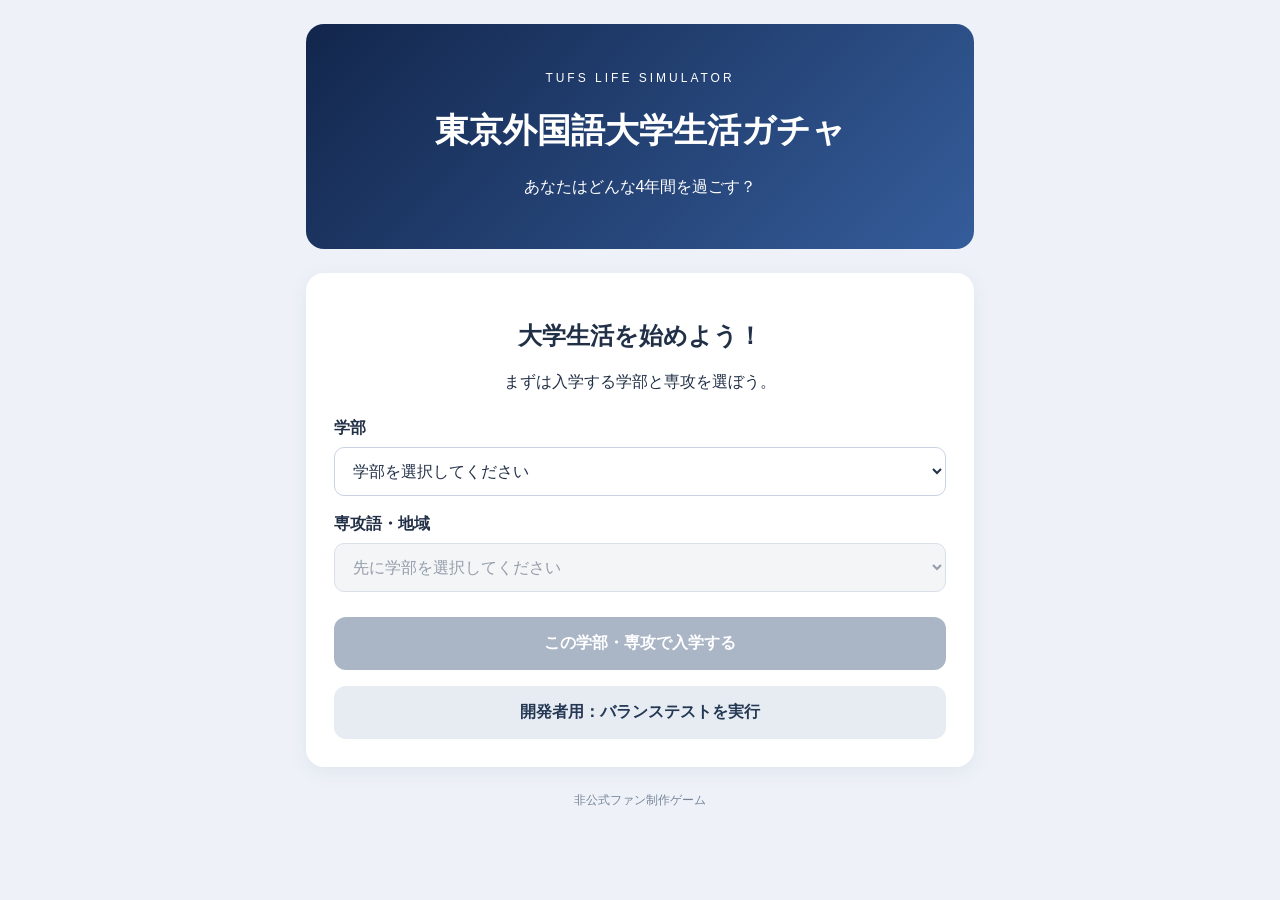
<file: index.html>
<!DOCTYPE html>
<html lang="ja">
<head>
  <meta charset="UTF-8">
  <meta name="viewport"
        content="width=device-width, initial-scale=1.0">
  <title>東京外国語大学生活ガチャ</title>
  <link rel="stylesheet" href="style.css">
<script src="abroad.js" defer></script>
<script src="graduation.js" defer></script>
<script src="requirements.js" defer></script>
<script src="events.js" defer></script>
<script src="relationships.js" defer></script>
<script src="results.js" defer></script>
<script src="clubs.js" defer></script>
<script src="life-events.js" defer></script>
<script src="tufs-catalog-2026.js" defer></script>
<script src="tufs-major-language.js" defer></script>
<script src="progression.js" defer></script>
<script src="course-registration.js" defer></script>
<script src="app.js" defer></script>
<script src="balance-test.js" defer></script>
</head>
<body>
<main class="container">
    <header>
      <p class="subtitle">TUFS LIFE SIMULATOR</p>
      <h1>東京外国語大学生活ガチャ</h1>
      <p>あなたはどんな4年間を過ごす？</p>
    </header>

    <section id="start-screen" class="panel">
      <h2>大学生活を始めよう！</h2>
      <p>まずは入学する学部と専攻を選ぼう。</p>

      <div class="selection">
        <label for="faculty-select">学部</label>
        <select id="faculty-select">
          <option value="">学部を選択してください</option>
        </select>

        <label id="major-label" for="major-select">
          専攻語・地域
        </label>
        <select id="major-select" disabled>
          <option value="">先に学部を選択してください</option>
        </select>
<label id="language-label" for="language-select" hidden>
  専攻言語
</label>

<select id="language-select" hidden disabled>
  <option value="">専攻地域を選択してください</option>
</select>
      </div>

      <button id="start-button" disabled>
        この学部・専攻で入学する
      </button>

      <button id="continue-button" class="secondary" hidden>
        セーブデータから再開
      </button>
    </section>

    <section id="game-screen" class="panel" hidden>
      <p id="turn-label">1年生・4月</p>
      <h2>入学おめでとう！</h2>

      <div class="result">
        <p>あなたの所属は……</p>
        <h2 id="faculty-result"></h2>
        <h3 id="major-result"></h3>
      </div>

      
<div class="academic-panel">
  <h3>学業成績</h3>

  <p>
    累積GPA：
    <strong id="gpa-value">未確定</strong>
    / 4.0
  </p>

  <p>
    取得単位：
    <strong id="credits-value">0</strong>
    / 125単位
  </p>

  <p class="note">
    ※125単位はゲーム内の仮基準です。
  </p>
</div>

<h3>現在のステータス</h3>
<div id="stats"></div>
<section id="degree-requirements"
         class="academic-panel">
</section>

<section id="event-panel" class="event-panel">
  <p id="event-number"></p>
  <h2 id="event-title"></h2>
  <p id="event-description"></p>

  <div id="choice-buttons"></div>

  <div id="event-result" class="event-result" hidden>
    <h3>選択結果</h3>
    <p id="result-choice"></p>
    <p id="result-effects"></p>
    <p id="result-luck"></p>
  </div>

  <button id="next-button" hidden>
    次のイベントへ
  </button>
</section>

<section id="relationship-panel" class="relationship-panel" hidden>
  <h3>🤝 友情・恋愛</h3>

  <div class="relationship-stats">
    <p>
      友情度：
      <strong id="friendship-value">25</strong> / 100
    </p>
    <p>
      恋愛度：
      <strong id="romance-value">0</strong> / 100
    </p>
  </div>

  <p id="relationship-status"></p>

  <div id="relationship-event" hidden>
    <h3 id="relationship-event-title"></h3>
    <p id="relationship-event-description"></p>
    <div id="relationship-options"></div>
  </div>

  <p id="relationship-message" hidden></p>
</section>


      <p class="note">
        ゲームデータはこのブラウザに保存されます。
      </p>

<section id="final-result" class="final-result" hidden>
  <p class="final-caption">GRADUATION RESULT</p>

  <h2 id="final-heading"></h2>
  <h3 id="final-title"></h3>
  <p id="final-faculty"></p>

  <div class="final-score-box">
    <p>大学生活総合スコア</p>
    <strong id="final-score">0</strong>
    <span> / 100</span>
  </div>

  <h3>4年間の成果</h3>

  <div class="final-grid">
    <div>
      <p>累積GPA</p>
      <strong id="final-gpa"></strong>
    </div>

    <div>
      <p>取得単位</p>
      <strong id="final-credits"></strong>
    </div>

    <div>
      <p>友情度</p>
      <strong id="final-friendship"></strong>
    </div>

    <div>
      <p>恋愛度</p>
      <strong id="final-romance"></strong>
    </div>
  </div>

  <h3>獲得称号</h3>
  <div id="final-awards"></div>

  <h3>留学経験</h3>
  <p id="final-abroad"></p>

  <h3>卒業後の進路</h3>
  <p id="final-career"></p>
</section>

      <button id="back-button" class="secondary">
        タイトルに戻る
      </button>
    </section>

    <footer>非公式ファン制作ゲーム</footer>
  </main>
</body>
</html>
</file>
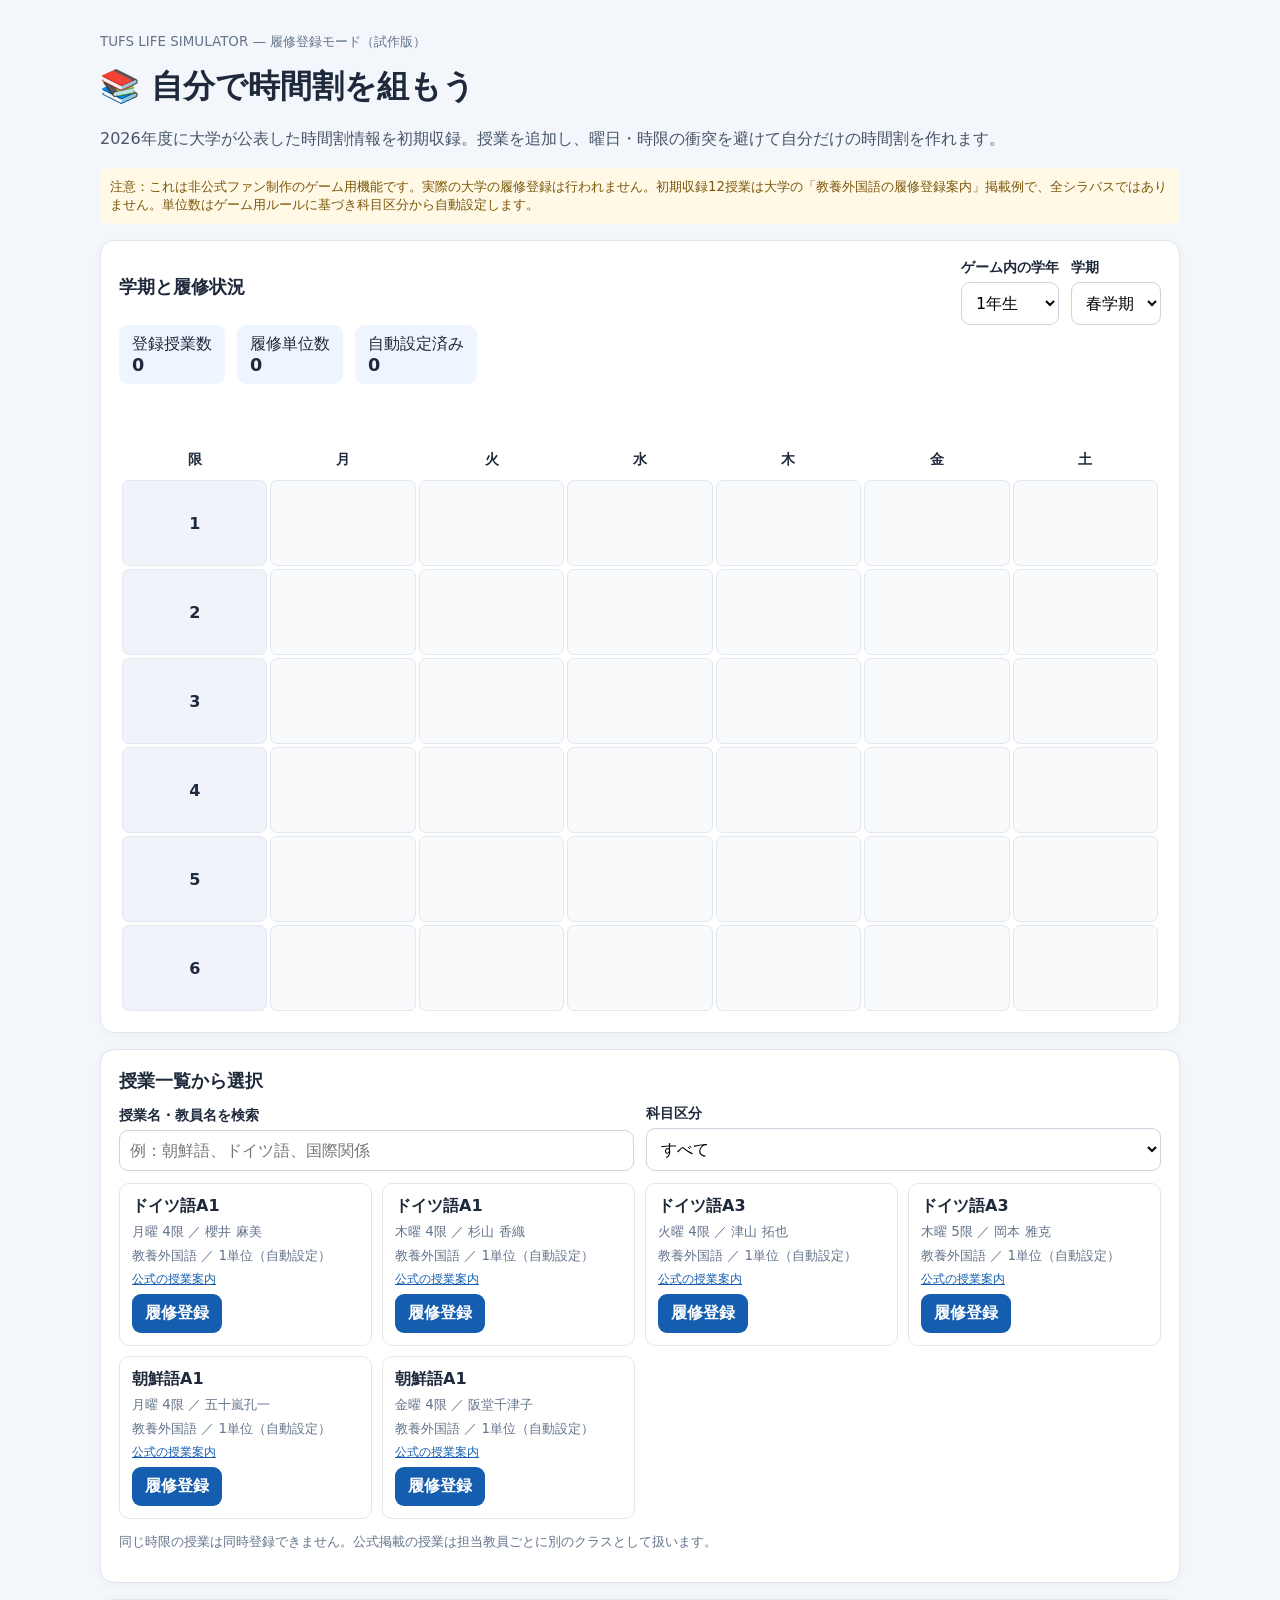
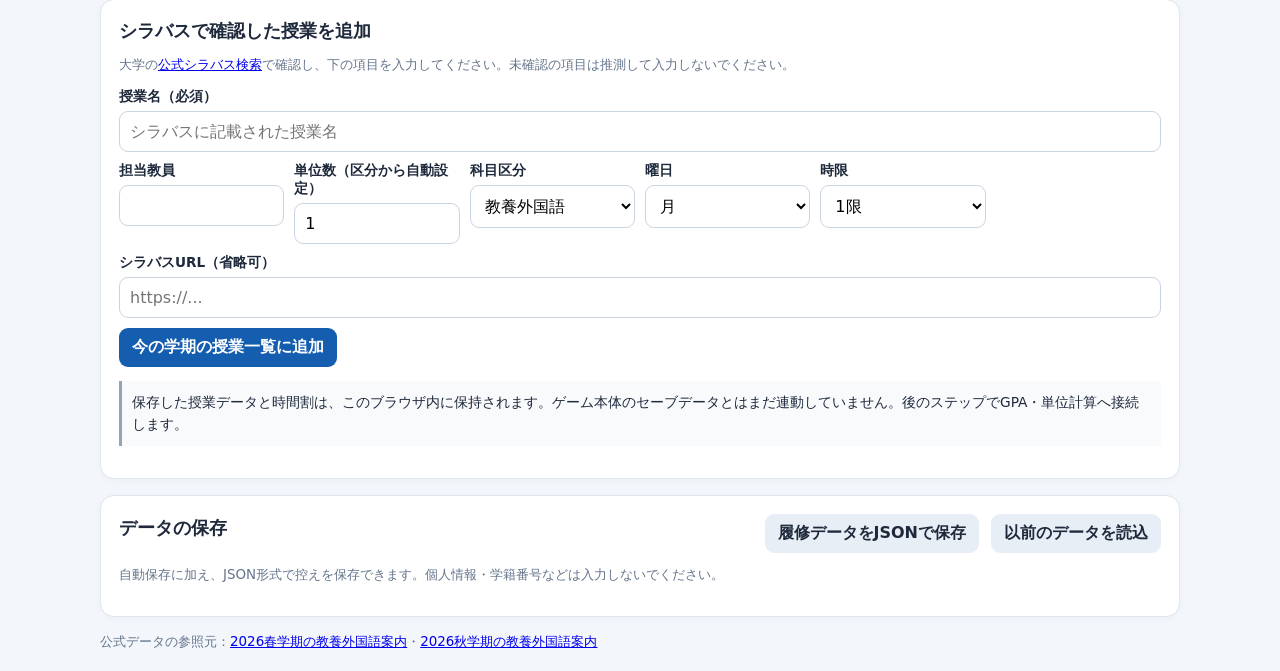
<file: course-planner.html>
<!DOCTYPE html>
<html lang="ja">
<head>
<meta charset="UTF-8">
<meta name="viewport" content="width=device-width, initial-scale=1">
<title>履修登録シミュレーター | 東京外国語大学生活ガチャ</title>
<style>
:root{font-family:system-ui,-apple-system,"Yu Gothic",Meiryo,sans-serif;color:#1e293b;background:#f3f6fa}*{box-sizing:border-box}body{margin:0}main{max-width:1120px;padding:20px;margin:0 auto}h1{font-size:clamp(1.3rem,4vw,2rem);margin:.4rem 0}h2{font-size:1.15rem;margin:0 0 12px}.lead{color:#475569;line-height:1.7}.panel{background:#fff;border:1px solid #dfe6ee;border-radius:14px;padding:18px;margin:16px 0;box-shadow:0 2px 10px #17233c08}label{display:block;font-weight:650;font-size:.85rem;margin-bottom:5px}input,select,button{font:inherit}input,select{padding:10px;border:1px solid #cbd5e1;border-radius:9px;background:white;max-width:100%;width:100%}input:focus,select:focus,button:focus-visible{outline:3px solid #93c5fd}button{border:0;background:#155eaf;color:#fff;padding:9px 13px;border-radius:9px;cursor:pointer;font-weight:650}button:hover{filter:brightness(.94)}button:disabled{opacity:.45;cursor:not-allowed}.muted{color:#64748b;font-size:.84rem}.flex{display:flex;flex-wrap:wrap;gap:12px;align-items:end}.field{flex:1 1 150px}.row{display:flex;gap:12px;justify-content:space-between;align-items:center;flex-wrap:wrap}.stats{display:flex;gap:12px;flex-wrap:wrap}.pill{background:#eef5ff;border-radius:9px;padding:9px 13px}.pill strong{display:block;font-size:1.1rem}.timetable-scroll{overflow:auto}.timetable{table-layout:fixed;width:100%;border-collapse:separate;border-spacing:3px;min-width:625px}.timetable th{font-size:.85rem;font-weight:600;text-align:center;padding:8px}.timetable td{background:#f8fafc;vertical-align:top;height:86px;border:1px solid #e2e8f0;border-radius:7px;padding:5px;text-align:center}.timetable td:first-child{width:38px;height:auto;background:#f0f3fa;font-weight:bold;vertical-align:middle}.course-chip{background:#dceafd;border:1px solid #a4c7fb;border-radius:6px;padding:6px 3px;font-size:.78rem;text-align:left;overflow-wrap:anywhere;min-height:50px}.course-chip button{background:transparent;color:#a12727;padding:0 4px;float:right}.catalog{display:grid;grid-template-columns:repeat(auto-fill,minmax(230px,1fr));gap:10px;margin-top:12px}.course{border:1px solid #e2e8f0;border-radius:10px;padding:12px;display:flex;flex-direction:column;gap:6px}.course h3{font-size:1rem;margin:0}.course button{margin-top:auto;align-self:flex-start}.message{min-height:1.5em;font-weight:650;color:#134e9b}.danger{color:#b91c1c}.note{background:#f8fafc;border-left:3px solid #93a4b8;padding:10px;line-height:1.65;font-size:.86rem}.grid-form{display:grid;grid-template-columns:repeat(auto-fit,minmax(155px,1fr));gap:10px}.grid-form .wide{grid-column:1/-1}.small{font-size:.76rem}.source a{color:#155eaf}.secondary{background:#e8eef6;color:#1e293b}.warn{background:#fff9e6;padding:10px;border-radius:8px;color:#7c560b;font-size:.83rem}@media(max-width:560px){main{padding:10px}.panel{padding:13px}.catalog{grid-template-columns:1fr}}
</style>
</head>
<body><main>
<p class="muted">TUFS LIFE SIMULATOR — 履修登録モード（試作版）</p>
<h1>📚 自分で時間割を組もう</h1>
<p class="lead">2026年度に大学が公表した時間割情報を初期収録。授業を追加し、曜日・時限の衝突を避けて自分だけの時間割を作れます。</p>
<div class="warn">注意：これは非公式ファン制作のゲーム用機能です。実際の大学の履修登録は行われません。初期収録12授業は大学の「教養外国語の履修登録案内」掲載例で、全シラバスではありません。単位数はゲーム用ルールに基づき科目区分から自動設定します。</div>
<section class="panel">
<div class="row"><h2>学期と履修状況</h2><div class="flex"><div><label for="year">ゲーム内の学年</label><select id="year"><option value="1">1年生</option><option value="2">2年生</option><option value="3">3年生</option><option value="4">4年生</option><option value="5">5年目</option><option value="6">6年目</option></select></div><div><label for="term">学期</label><select id="term"><option value="春">春学期</option><option value="秋">秋学期</option></select></div></div></div>
<div class="stats"><div class="pill">登録授業数<strong id="count">0</strong></div><div class="pill">履修単位数<strong id="total">0</strong></div><div class="pill">自動設定済み<strong id="unknown">0</strong></div></div>
<p class="message" role="status" id="message"></p>
<div class="timetable-scroll"><table class="timetable" aria-label="週間時間割"><thead><tr><th>限</th><th>月</th><th>火</th><th>水</th><th>木</th><th>金</th><th>土</th></tr></thead><tbody id="schedule"></tbody></table></div>
<div id="other-classes"></div>
</section>
<section class="panel"><h2>授業一覧から選択</h2><div class="flex"><div class="field"><label for="search">授業名・教員名を検索</label><input id="search" placeholder="例：朝鮮語、ドイツ語、国際関係" autocomplete="off"></div><div class="field"><label for="category-filter">科目区分</label><select id="category-filter"><option value="">すべて</option><option value="専攻言語">専攻言語</option><option value="教養外国語">教養外国語</option><option value="GLIP英語科目">GLIP英語科目</option><option value="諸地域言語">諸地域言語</option><option value="スポーツ科目">スポーツ科目</option><option value="言語科目">言語科目</option><option value="専門科目">専門科目</option><option value="教養科目">教養科目</option><option value="地域科目">地域科目</option><option value="その他">その他</option></select></div></div><div class="catalog" id="catalog"></div><p class="muted">同じ時限の授業は同時登録できません。公式掲載の授業は担当教員ごとに別のクラスとして扱います。</p></section>
<section class="panel"><h2>シラバスで確認した授業を追加</h2><p class="muted">大学の<a href="https://gakumu-web1.tufs.ac.jp/portal/Public/Syllabus/SylSearchMain.aspx" target="_blank" rel="noopener noreferrer">公式シラバス検索</a>で確認し、下の項目を入力してください。未確認の項目は推測して入力しないでください。</p>
<form id="course-form" class="grid-form"><div class="wide"><label for="course-title">授業名（必須）</label><input id="course-title" required maxlength="140" placeholder="シラバスに記載された授業名"></div><div><label for="course-teacher">担当教員</label><input id="course-teacher" maxlength="100"></div><div><label for="course-credits">単位数（区分から自動設定）</label><input id="course-credits" type="number" value="1" readonly></div><div><label for="course-category">科目区分</label><select id="course-category"><option>教養外国語</option><option>専攻言語</option><option>GLIP英語科目</option><option>諸地域言語</option><option>スポーツ科目</option><option>言語科目</option><option>教養科目</option><option>地域科目</option><option>専門科目</option><option>その他</option></select></div><div><label for="course-day">曜日</label><select id="course-day"><option>月</option><option>火</option><option>水</option><option>木</option><option>金</option><option>土</option><option value="集中">集中・オンデマンド等</option></select></div><div><label for="course-period">時限</label><select id="course-period"><option value="1">1限</option><option value="2">2限</option><option value="3">3限</option><option value="4">4限</option><option value="5">5限</option><option value="6">6限</option><option value="0">指定なし</option></select></div><div class="wide"><label for="course-source">シラバスURL（省略可）</label><input id="course-source" type="url" placeholder="https://..."></div><div class="wide"><button type="submit">今の学期の授業一覧に追加</button></div></form>
<p class="note">保存した授業データと時間割は、このブラウザ内に保持されます。ゲーム本体のセーブデータとはまだ連動していません。後のステップでGPA・単位計算へ接続します。</p>
</section>
<section class="panel"><div class="row"><h2>データの保存</h2><div class="flex"><button id="export" type="button" class="secondary">履修データをJSONで保存</button><button id="import-trigger" type="button" class="secondary">以前のデータを読込</button><input id="import-file" type="file" accept=".json,application/json" hidden></div></div><p class="muted">自動保存に加え、JSON形式で控えを保存できます。個人情報・学籍番号などは入力しないでください。</p></section>
<footer class="muted">公式データの参照元：<a href="https://www.tufs.ac.jp/student/NEWS/education/260331_3.html" target="_blank" rel="noopener noreferrer">2026春学期の教養外国語案内</a>・<a href="https://www.tufs.ac.jp/student/NEWS/education/260831_3.html" target="_blank" rel="noopener noreferrer">2026秋学期の教養外国語案内</a></footer>
</main>
<script>
"use strict";
// 大学公式の2026年度教養外国語「履修登録案内」に掲載された12クラス。
// 単位数は科目区分のゲームルールにより自動設定する。
const verified = [
  ["春","ドイツ語A1","月",4,"櫻井 麻美"],
  ["春","ドイツ語A1","木",4,"杉山 香織"],
  ["春","ドイツ語A3","火",4,"津山 拓也"],
  ["春","ドイツ語A3","木",5,"岡本 雅克"],
  ["春","朝鮮語A1","月",4,"五十嵐孔一"],
  ["春","朝鮮語A1","金",4,"阪堂千津子"],
  ["秋","ドイツ語A2","月",4,"櫻井 麻美"],
  ["秋","ドイツ語A2","木",4,"杉山 香織"],
  ["秋","ドイツ語A4","火",4,"津山 拓也"],
  ["秋","ドイツ語A4","木",5,"岡本 雅克"],
  ["秋","朝鮮語A2","月",4,"五十嵐孔一"],
  ["秋","朝鮮語A2","金",4,"阪堂千津子"]
].map(([term,name,day,period,teacher],i)=>({id:`official-2026-${i+1}`,term,name,day,period,teacher,credits:1,category:"教養外国語",official:true,source:term==="春"?"https://www.tufs.ac.jp/student/NEWS/education/260331_3.html":"https://www.tufs.ac.jp/student/NEWS/education/260831_3.html"}));
const KEY="tufs-course-planner-v1";
const $=id=>document.getElementById(id);
const days=["月","火","水","木","金","土"];
let data={added:[],choices:{}};
try {const saved=JSON.parse(localStorage.getItem(KEY)||"null"); if(saved&&Array.isArray(saved.added)&&saved.choices&&typeof saved.choices==="object") data=saved;}catch(e){console.warn("保存データの読み込みに失敗",e)}
const selectedKey=()=>`${$("year").value}-${$("term").value}`;
const oneCreditCategories=new Set(["専攻言語","専攻言語科目","教養外国語","教養外国語科目","GLIP","GLIP英語","GLIP英語科目","諸地域言語","諸地域言語科目","スポーツ","スポーツ科目","言語科目"]);
const unitByCategory=c=>oneCreditCategories.has(String(c||"").trim())?1:2;
const catalogCourses=()=>[...verified,...data.added].map(c=>({...c,credits:unitByCategory(c.category)}));
const currentIds=()=>data.choices[selectedKey()]||[];
const selected=()=>currentIds().map(id=>catalogCourses().find(c=>c.id===id)).filter(Boolean);
function save(){try{localStorage.setItem(KEY,JSON.stringify(data));}catch(e){notice("保存に失敗しました。ブラウザの保存設定を確認してください。",true)}}
function notice(s,error=false){$("message").textContent=s;$("message").classList.toggle("danger",error)}
function slot(c){return c.day==="集中"||!c.period?null:`${c.day}-${c.period}`}
function addCourse(id){const c=catalogCourses().find(c=>c.id===id);if(!c)return;const list=currentIds();if(list.includes(id)){notice("すでに登録されています。",true);return;}const conflict=selected().find(x=>slot(x)&&slot(x)===slot(c));if(conflict){notice(`${c.day}曜${c.period}限は「${conflict.name}」と重複しています。`,true);return;}data.choices[selectedKey()]=[...list,id];save();notice(`「${c.name}」を登録しました。`);render();}
function removeCourse(id){data.choices[selectedKey()]=currentIds().filter(x=>x!==id);save();notice("登録を取り消しました。");render();}
function el(tag,text,cls){const n=document.createElement(tag);if(text!==undefined)n.textContent=text;if(cls)n.className=cls;return n;}
function renderSchedule(){const s=selected();$("count").textContent=s.length;$("total").textContent=s.filter(x=>Number.isFinite(x.credits)).reduce((a,x)=>a+x.credits,0);$("unknown").textContent=s.filter(x=>!Number.isFinite(x.credits)).length;const body=$("schedule");body.replaceChildren();for(let p=1;p<=6;p++){const tr=el("tr");tr.append(el("td",p));for(const day of days){const td=el("td");const c=s.find(x=>x.day===day&&x.period===p);if(c){const chip=el("div",null,"course-chip");const b=el("button","×");b.type="button";b.title="履修を取り消す";b.addEventListener("click",()=>removeCourse(c.id));chip.append(b,el("strong",c.name),el("div",c.teacher||"担当未入力","small"));td.append(chip);}tr.append(td)}body.append(tr)}const other=s.filter(c=>!slot(c));const box=$("other-classes");box.replaceChildren();if(other.length){box.append(el("strong","集中・曜日時限未指定の授業"));for(const c of other){const row=el("p",`${c.name}（${c.teacher||"担当未入力"}） `);const b=el("button","取り消す","secondary");b.addEventListener("click",()=>removeCourse(c.id));row.append(b);box.append(row)}}}
function renderCatalog(){const query=$("search").value.toLowerCase().trim();const cat=$("category-filter").value;const list=catalogCourses().filter(c=>c.term===$("term").value&&(!cat||c.category===cat)&&(!query||`${c.name} ${c.teacher} ${c.category}`.toLowerCase().includes(query)));const box=$("catalog");box.replaceChildren();if(!list.length){box.append(el("p","該当する授業はありません。シラバスで確認した授業を下のフォームから追加できます。","muted"));return;}for(const c of list){const card=el("article",null,"course");card.append(el("h3",c.name),el("div",`${c.day}曜 ${c.period?`${c.period}限`:"指定なし"} ／ ${c.teacher||"担当未入力"}`,"muted"),el("div",`${c.category} ／ ${c.credits}単位（自動設定）`,"muted"));const source=el("div",null,"source small");const a=el("a",c.official?"公式の授業案内":"参照先を開く");a.href=c.source||"#";a.target="_blank";a.rel="noopener noreferrer";if(c.source)source.append(a);else source.textContent="入力した科目";card.append(source);const b=el("button",currentIds().includes(c.id)?"登録済み":"履修登録");b.disabled=currentIds().includes(c.id);b.addEventListener("click",()=>addCourse(c.id));card.append(b);box.append(card)}}
function render(){renderSchedule();renderCatalog()}
$("year").addEventListener("change",()=>{notice("");render()});$("term").addEventListener("change",()=>{notice("");render()});$("search").addEventListener("input",renderCatalog);$("category-filter").addEventListener("change",renderCatalog);
$("course-form").addEventListener("submit",e=>{e.preventDefault();const name=$("course-title").value.trim(),teacher=$("course-teacher").value.trim(),credits=unitByCategory($("course-category").value),day=$("course-day").value,period=Number($("course-period").value),source=$("course-source").value.trim();if(!name){notice("授業名を確認してください。",true);return;}if(source&&!/^https?:\/\//i.test(source)){notice("参照URLは http:// または https:// で入力してください。",true);return;}const c={id:`custom-${Date.now()}-${Math.random().toString(36).slice(2,8)}`,term:$("term").value,name,teacher,credits,day,period,category:$("course-category").value,source,official:false};data.added.push(c);save();$("course-form").reset();notice(`「${name}」を今の学期の候補一覧に追加しました。履修する場合は一覧から登録してください。`);render()});
$("export").addEventListener("click",()=>{const dataBlob=new Blob([JSON.stringify(data,null,2)],{type:"application/json"});const url=URL.createObjectURL(dataBlob);const a=document.createElement("a");a.href=url;a.download="tufs-course-planner-backup.json";a.click();setTimeout(()=>URL.revokeObjectURL(url),1000)});
$("import-trigger").addEventListener("click",()=>$("import-file").click());$("import-file").addEventListener("change",async e=>{const file=e.target.files[0];if(!file)return;try{if(file.size>2_000_000)throw new Error("ファイルが大きすぎます");const v=JSON.parse(await file.text());if(!Array.isArray(v.added)||!v.choices||typeof v.choices!=="object")throw new Error("保存形式が違います");data=v;save();notice("履修データを読み込みました。");render()}catch(e){notice(`読み込み失敗：${e.message}`,true)}e.target.value=""});
$("course-category").addEventListener("change",()=>{$("course-credits").value=unitByCategory($("course-category").value)});
$("course-credits").value=unitByCategory($("course-category").value);
render();
</script>
</body>
</html>
</file>
<file: style.css>
* {
  box-sizing: border-box;
}

body {
  margin: 0;
  font-family: "Yu Gothic", "Meiryo", sans-serif;
  background: #eef2f8;
  color: #223047;
}

.container {
  max-width: 700px;
  margin: 0 auto;
  padding: 24px 16px;
}

header {
  background: linear-gradient(135deg, #12264c, #355d9b);
  color: white;
  padding: 35px 20px;
  text-align: center;
  border-radius: 18px;
  margin-bottom: 24px;
}

header h1 {
  font-size: clamp(24px, 5vw, 34px);
}

.subtitle {
  letter-spacing: 3px;
  font-size: 12px;
}

.panel {
  background: white;
  padding: 28px;
  border-radius: 18px;
  box-shadow: 0 5px 20px #182b4910;
  text-align: center;
}

button {
  display: block;
  width: 100%;
  margin: 16px 0 0;
  padding: 16px;
  border: none;
  border-radius: 12px;
  background: #244e94;
  color: white;
  font-size: 16px;
  font-weight: bold;
  cursor: pointer;
}

button:hover {
  background: #3867b5;
}

button.secondary {
  background: #e7ecf3;
  color: #243854;
}

.result {
  background: #f0f5ff;
  border-radius: 14px;
  padding: 20px;
  margin: 20px 0;
}

.result h2 {
  color: #174992;
}

.stat {
  margin: 15px 0;
  text-align: left;
}

.stat-label {
  display: flex;
  justify-content: space-between;
  margin-bottom: 6px;
}

.bar {
  background: #e2e8f0;
  border-radius: 20px;
  height: 12px;
  overflow: hidden;
}

.bar-fill {
  height: 100%;
  background: #4987df;
  border-radius: 20px;
}

.note, footer {
  color: #78869a;
  font-size: 12px;
  margin-top: 25px;
}

footer {
  text-align: center;
}

[hidden] {
  display: none !important;
}

/* 学部・専攻の選択欄 */

.selection {
  margin: 25px 0;
  text-align: left;
}

.selection label {
  display: block;
  font-weight: bold;
  margin: 18px 0 8px;
}

.selection select {
  width: 100%;
  padding: 14px;
  border: 1px solid #c9d3e2;
  border-radius: 10px;
  background: #fff;
  color: #223047;
  font-size: 16px;
}

.selection select:focus {
  outline: 2px solid #4987df;
}

button:disabled {
  background: #aab5c6;
  cursor: not-allowed;
}

.selection select:disabled {
  background: #eef1f5;
  color: #697586;
}

/* 大学生活イベント */

.event-panel {
  margin-top: 30px;
  padding: 24px 16px;
  background: #f6f9ff;
  border: 1px solid #d6e2f5;
  border-radius: 16px;
}

#event-number {
  font-size: 13px;
  color: #6684b3;
  font-weight: bold;
  letter-spacing: 2px;
}

#event-title {
  color: #174992;
}

#event-description {
  line-height: 1.8;
  margin-bottom: 22px;
}

.choice-button {
  background: white;
  color: #244e94;
  border: 2px solid #b6c8e4;
  text-align: left;
  line-height: 1.5;
}

.choice-button:hover {
  background: #e3edff;
}

.event-result {
  background: #e7f5eb;
  border: 1px solid #b5dfc0;
  border-radius: 12px;
  padding: 18px;
  margin-top: 20px;
}

#result-effects {
  font-weight: bold;
  color: #236d43;
  line-height: 1.8;
}

#next-button {
  margin-top: 20px;
}

/* GPA・単位の表示 */

.academic-panel {
  background: #fff8e9;
  border: 1px solid #ead6a4;
  border-radius: 14px;
  padding: 18px;
  margin: 22px 0;
}

.academic-panel h3 {
  color: #795319;
  margin-top: 0;
}

.academic-panel strong {
  font-size: 24px;
  color: #9b681b;
}

.academic-panel .note {
  margin-top: 12px;
}

/* 友情・恋愛システム */

.relationship-panel {
  margin-top: 25px;
  padding: 24px;
  background: #fff3f7;
  border: 1px solid #f0c9d8;
  border-radius: 16px;
  text-align: center;
}

.relationship-panel h3 {
  color: #a94372;
}

.relationship-stats {
  background: white;
  padding: 12px;
  border-radius: 12px;
  margin: 18px 0;
}

.relationship-stats p {
  margin: 12px 0;
}

.relationship-stats strong {
  font-size: 22px;
  color: #be5281;
}

#relationship-status {
  font-weight: bold;
  margin-bottom: 20px;
}

#relationship-event {
  background: white;
  padding: 18px;
  border-radius: 12px;
}

#relationship-event-description {
  line-height: 1.8;
}

.relationship-choice {
  background: #fff;
  border: 2px solid #e5b5cb;
  color: #9b3467;
  text-align: left;
  line-height: 1.5;
}

.relationship-choice:hover {
  background: #ffe3ee;
}

#relationship-message {
  background: white;
  border-radius: 12px;
  padding: 18px;
  color: #9b3467;
  font-weight: bold;
  line-height: 1.8;
}


/* 卒業結果画面 */

.final-result {
  margin-top: 30px;
  padding: 25px;
  background: #f6f8ff;
  border: 2px solid #8faee0;
  border-radius: 18px;
  text-align: center;
}

.final-caption {
  color: #45689c;
  font-size: 12px;
  letter-spacing: 3px;
  font-weight: bold;
}

#final-title {
  color: #244e94;
  font-size: 24px;
}

.final-score-box {
  background: #203d75;
  color: white;
  padding: 25px;
  border-radius: 16px;
  margin: 24px 0;
}

.final-score-box strong {
  font-size: 64px;
}

.final-grid {
  display: grid;
  grid-template-columns: repeat(2, 1fr);
  gap: 12px;
  margin: 20px 0;
}

.final-grid > div {
  background: white;
  border-radius: 12px;
  padding: 15px 8px;
}

.final-grid p {
  font-size: 13px;
  color: #68768c;
}

.final-grid strong {
  font-size: 25px;
  color: #244e94;
}

#final-awards {
  display: flex;
  flex-wrap: wrap;
  gap: 8px;
  justify-content: center;
  margin: 20px 0;
}

.final-award {
  background: #e3ecfc;
  color: #244e94;
  border: 1px solid #b5c9ee;
  padding: 8px 12px;
  border-radius: 30px;
  font-size: 13px;
  font-weight: bold;
}

#final-career,
#final-abroad {
  background: white;
  padding: 18px;
  border-radius: 12px;
  line-height: 1.8;
}

/* 科目別卒業要件 */

.degree-category {
  padding: 9px 0;
  text-align: left;
  font-size: 14px;
}

.degree-category progress {
  display: block;
  width: 100%;
  height: 12px;
  margin-top: 5px;
  accent-color: #438bd5;
}
</file>
